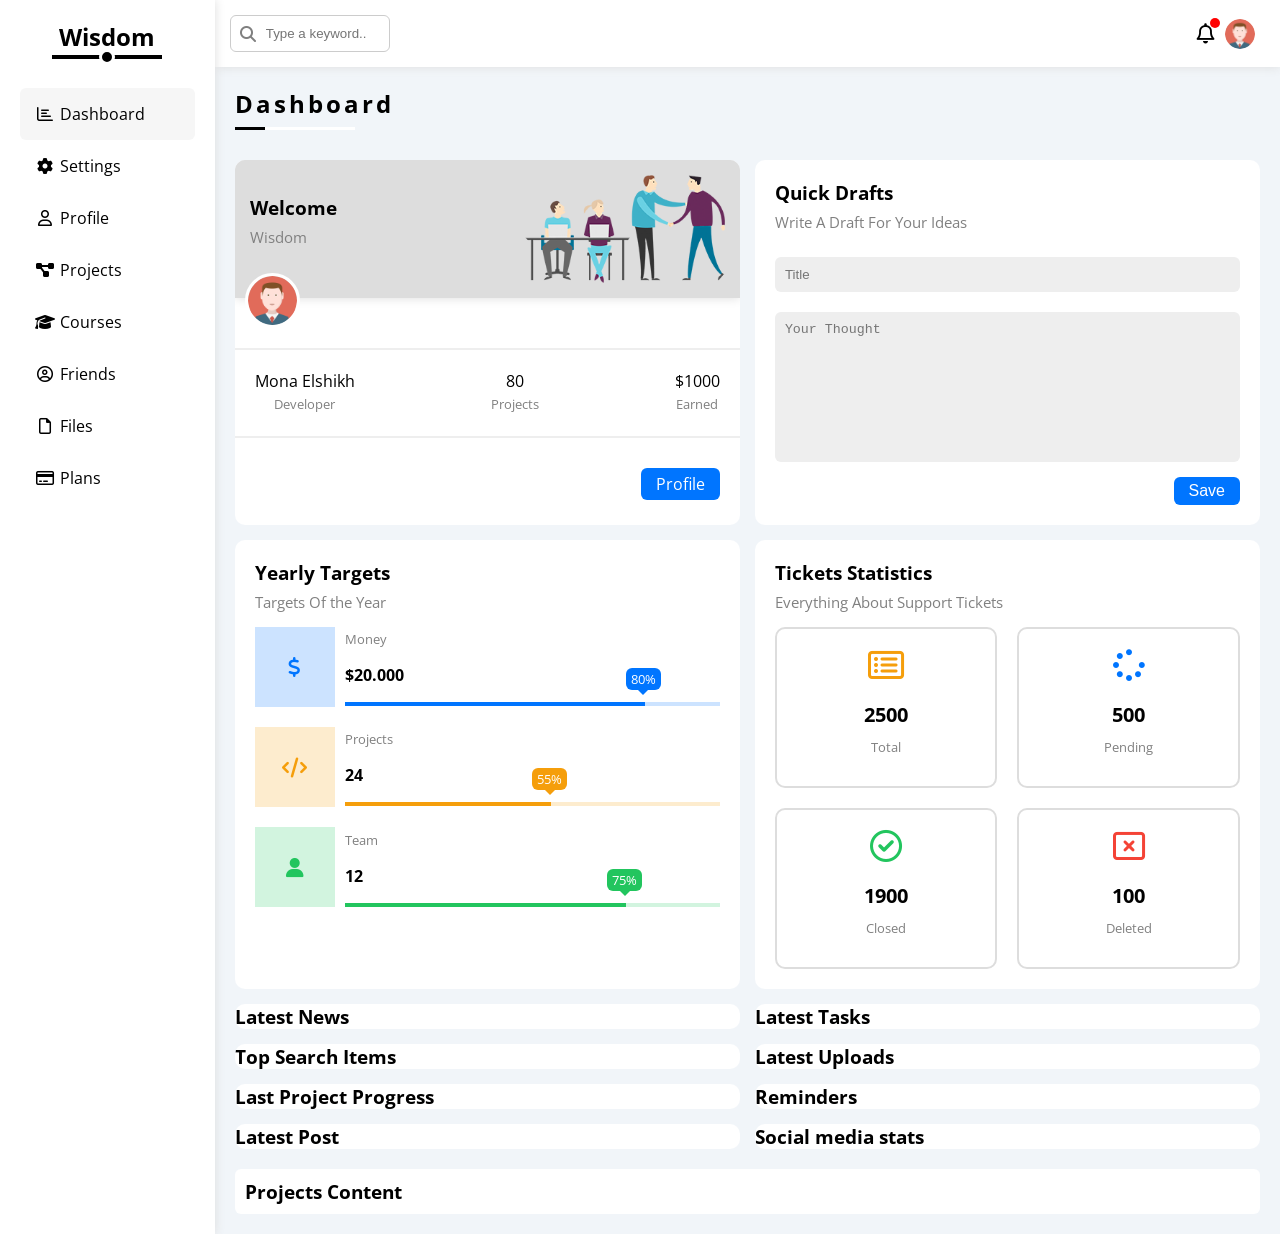
<file: index.html>
<!doctype html>
<html lang="en">
  <head>
    <meta charset="UTF-8" />
    <meta name="viewport" content="width=device-width, initial-scale=1.0" />
    <title>Dashboard</title>
    <link rel="stylesheet" href="css/all.min.css" />
    <link rel="stylesheet" href="css/dashboard.css" />
    <link rel="preconnect" href="https://fonts.googleapis.com" />
    <link rel="preconnect" href="https://fonts.gstatic.com" crossorigin />
    <link
      href="https://fonts.googleapis.com/css2?family=Open+Sans:wght@300;500&display=swap"
      rel="stylesheet"
    />
  </head>
  <body>
    <main>
      <aside class="sidebar">
        <h1>Wisdom</h1>
        <nav>
          <ul>
            <li>
              <a class="active" href="index.html">
                <i class="fa-regular fa-chart-bar fa-fw"></i>
                <span>Dashboard</span>
              </a>
            </li>
            <li>
              <a href="settings.html">
                <i class="fa-solid fa-gear fa-fw"></i>
                <span>Settings</span>
              </a>
            </li>
            <li>
              <a href="profile.html">
                <i class="fa-regular fa-user fa-fw"></i>
                <span>Profile</span>
              </a>
            </li>
            <li>
              <a href="projects.html">
                <i class="fa-solid fa-diagram-project fa-fw"></i>
                <span>Projects</span>
              </a>
            </li>
            <li>
              <a href="courses.html">
                <i class="fa-solid fa-graduation-cap fa-fw"></i>
                <span>Courses</span>
              </a>
            </li>
            <li>
              <a href="friends.html">
                <i class="fa-regular fa-circle-user fa-fw"></i>
                <span>Friends</span>
              </a>
            </li>
            <li>
              <a href="files.html">
                <i class="fa-regular fa-file fa-fw"></i>
                <span>Files</span>
              </a>
            </li>
            <li>
              <a href="plans.html">
                <i class="fa-regular fa-credit-card fa-fw"></i>
                <span>Plans</span>
              </a>
            </li>
          </ul>
        </nav>
      </aside>
      <section class="content">
        <header>
          <div class="search">
            <input type="search" placeholder="Type a keyword..." />
          </div>
          <div class="icons">
            <span class="notification">
              <i class="fa-regular fa-bell fa-lg"></i>
            </span>
            <img src="imgs/avatar.png" alt="avatar" />
          </div>
        </header>
        <h2>Dashboard</h2>
        <section class="cards d-grid">
          <section class="card welcome">
            <header>
              <div>
                <h3>Welcome</h3>
                <p class="title">Wisdom</p>
              </div>
              <img src="imgs/welcome.png" alt="welcome" />
            </header>
            <img src="imgs/avatar.png" alt="avatar" />
            <div class="info">
              <div class="data">
                Mona Elshikh
                <p class="sub-title">Developer</p>
              </div>
              <div class="data">
                80
                <p class="sub-title">Projects</p>
              </div>
              <div class="data">
                $1000
                <p class="sub-title">Earned</p>
              </div>
            </div>
            <footer>
              <a class="btn btn-prim" href="profile.html">Profile</a>
            </footer>
          </section>
          <section class="card quick">
            <div>
              <h3>Quick Drafts</h3>
              <p class="title">Write A Draft For Your Ideas</p>
            </div>
            <form>
              <input type="text" name="title" placeholder="Title" />
              <textarea name="details" placeholder="Your Thought"></textarea>
              <input type="submit" value="Save" class="btn btn-prim" />
            </form>
          </section>
          <section class="card targets">
            <div>
              <h3>Yearly Targets</h3>
              <p class="title">Targets Of the Year</p>
            </div>
            <div class="info">
              <div class="sign center-flex">
                <i class="fa-solid fa-dollar-sign fa-lg"></i>
              </div>
              <div class="details">
                <p class="sub-title">Money</p>
                <p>$20.000</p>
                <div class="progress">
                  <span><span>80%</span></span>
                </div>
              </div>
            </div>
            <div class="info">
              <div class="sign center-flex">
                <i class="fa-solid fa-code fa-lg c-orange"></i>
              </div>
              <div class="details">
                <p class="sub-title">Projects</p>
                <p>24</p>
                <div class="progress">
                  <span><span>55%</span></span>
                </div>
              </div>
            </div>
            <div class="info center-flex">
              <div class="sign center-flex">
                <i class="fa-solid fa-user fa-lg c-green"></i>
              </div>
              <div class="details">
                <p class="sub-title">Team</p>
                <p>12</p>
                <div class="progress">
                  <span><span>75%</span></span>
                </div>
              </div>
            </div>
          </section>
          <section class="card statistics">
            <h3>Tickets Statistics</h3>
            <p class="title">Everything About Support Tickets</p>
            <div class="tickets">
              <div class="ticket">
                <i class="fa-regular fa-rectangle-list fa-2x"></i>
                <p>2500</p>
                <p class="sub-title">Total</p>
              </div>
              <div class="ticket">
                <i class="fa-solid fa-spinner fa-2x"></i>
                <p>500</p>
                <p class="sub-title">Pending</p>
              </div>
              <div class="ticket">
                <i class="fa-regular fa-circle-check fa-2x"></i>
                <p>1900</p>
                <p class="sub-title">Closed</p>
              </div>
              <div class="ticket">
                <i class="fa-regular fa-rectangle-xmark fa-2x"></i>
                <p>100</p>
                <p class="sub-title">Deleted</p>
              </div>
            </div>
          </section>
          <section class="card"><h3>Latest News</h3></section>
          <section class="card"><h3>Latest Tasks</h3></section>
          <section class="card"><h3>Top Search Items</h3></section>
          <section class="card"><h3>Latest Uploads</h3></section>
          <section class="card"><h3>Last Project Progress</h3></section>
          <section class="card"><h3>Reminders</h3></section>
          <section class="card"><h3>Latest Post</h3></section>
          <section class="card"><h3>Social media stats</h3></section>
        </section>
        <section class="projects"><h3>Projects Content</h3></section>
      </section>
    </main>
  </body>
</html>
</file>
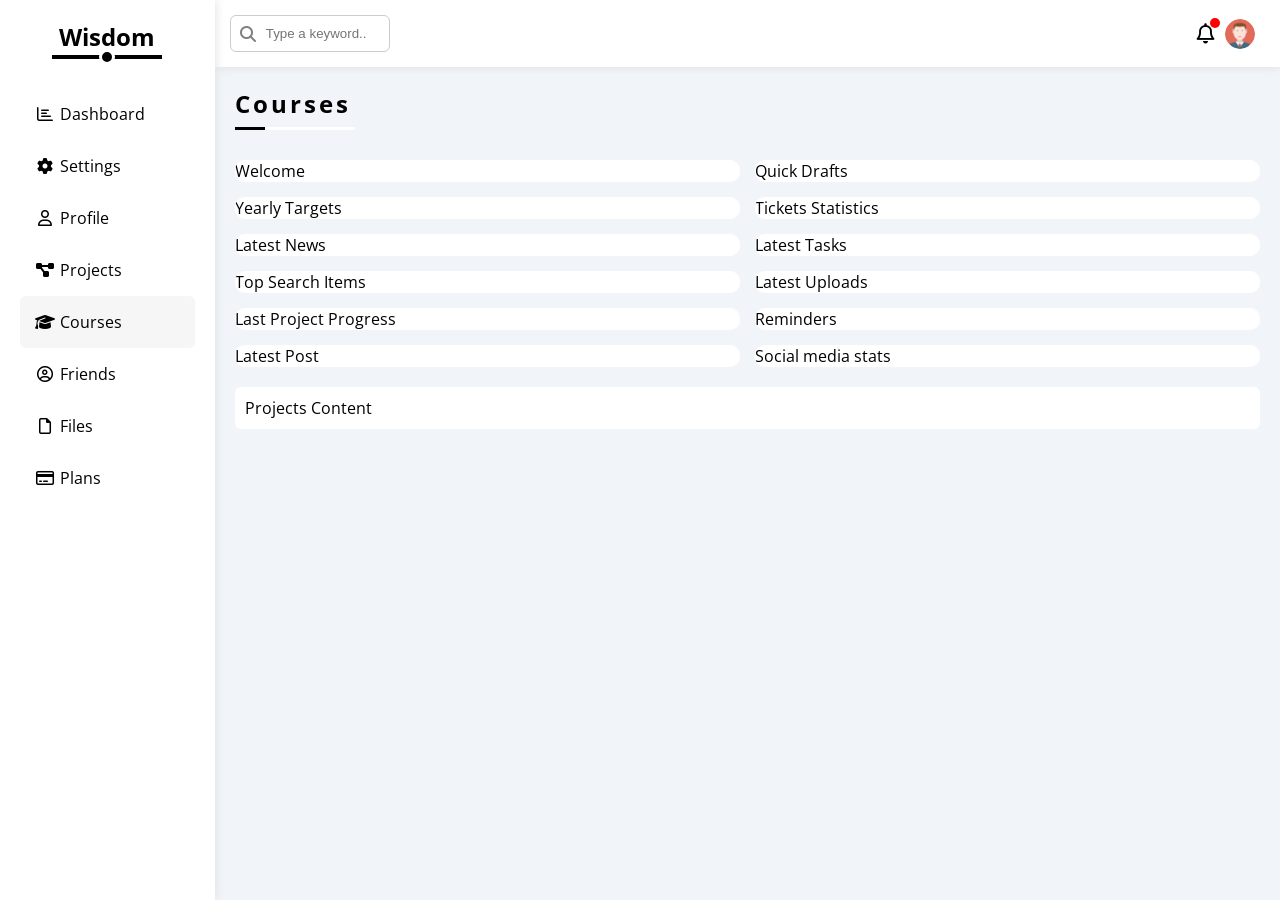
<file: courses.html>
<!DOCTYPE html>
<html lang="en">
<head>
    <meta charset="UTF-8">
    <meta name="viewport" content="width=device-width, initial-scale=1.0">
    <title>Courses</title>
    <link rel="stylesheet" href="css/all.min.css" />
    <link rel="stylesheet" href="css/dashboard.css" />
    <link rel="preconnect" href="https://fonts.googleapis.com" />
    <link rel="preconnect" href="https://fonts.gstatic.com" crossorigin />
    <link href="https://fonts.googleapis.com/css2?family=Open+Sans:wght@300;500&display=swap" rel="stylesheet" />
</head>
<body>
         <main>
        <aside class="sidebar"> 
            <h1>Wisdom</h1>    
            <ul>
                <li>
                    <a  href="index.html">
                        <i class="fa-regular fa-chart-bar fa-fw"></i>
                        <span>Dashboard</span>
                    </a>
                </li>
                <li>
                    <a href="settings.html">
                    <i class="fa-solid fa-gear fa-fw"></i>
                    <span>Settings</span>
                    </a>
                </li>
                <li>
                    <a  href="profile.html">
                    <i class="fa-regular fa-user fa-fw"></i>
                    <span>Profile</span>
                    </a>
                </li>
                <li>
                    <a  href="projects.html">
                    <i class="fa-solid fa-diagram-project fa-fw"></i>
                    <span>Projects</span>
                    </a>
                </li>
                <li>
                    <a class="active" href="courses.html">
                    <i class="fa-solid fa-graduation-cap fa-fw"></i>
                    <span>Courses</span>
                    </a>
                </li>
                <li>
                    <a href="friends.html">
                    <i class="fa-regular fa-circle-user fa-fw"></i>
                    <span>Friends</span>
                    </a>
                </li>
                <li>
                    <a href="files.html">
                    <i class="fa-regular fa-file fa-fw"></i>
                    <span>Files</span>
                    </a>
                </li>
                <li>
                    <a href="plans.html">
                    <i class="fa-regular fa-credit-card fa-fw"></i>
                    <span>Plans</span>
                    </a>
                </li>
            </ul>
        </aside>
        <section class="content"> 
            <header>
                <section class="search"><input type="search" placeholder="Type a keyword..."></section>
                <section class="icons">  
                    <span class="notification">
                        <i class="fa-regular fa-bell fa-lg"></i>
                    </span>
                    <img src="imgs/avatar.png" alt="avatar" /></section>
            </header>
            <h2>Courses</h2>
            <section class="cards d-grid">
                <section class="card">Welcome</section>
                <section class="card">Quick Drafts</section>
                <section class="card">Yearly Targets</section>
                <section class="card">Tickets Statistics</section>
                <section class="card">Latest News</section>
                <section class="card">Latest Tasks</section>
                <section class="card">Top Search Items</section>
                <section class="card">Latest Uploads</section>
                <section class="card">Last Project Progress</section>
                <section class="card">Reminders</section>
                <section class="card">Latest Post</section>
                <section class="card">Social media stats</section>
            </section>
            <section class="projects">Projects Content</section>
        </section>
    </main>
</body>
</html>
</file>
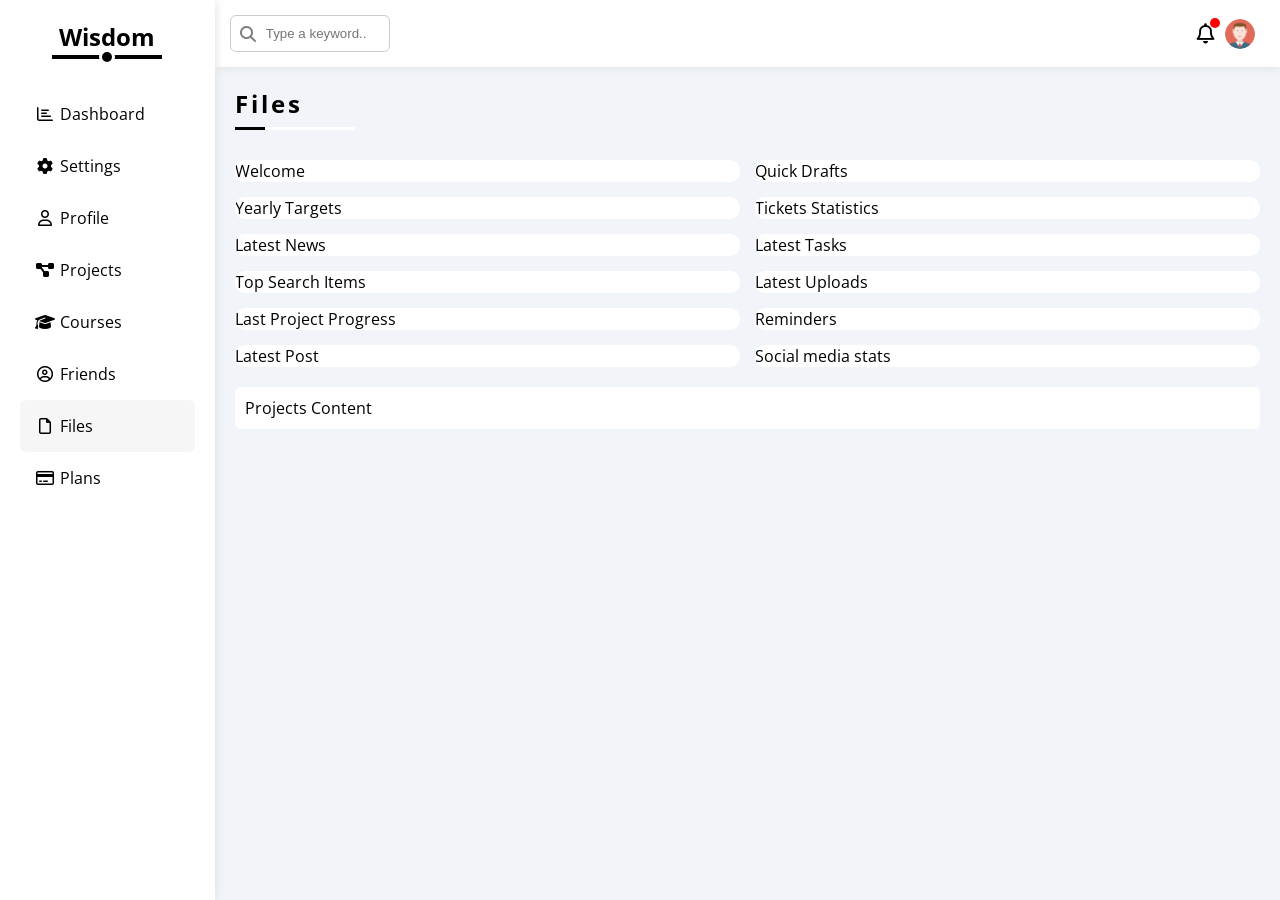
<file: files.html>
<!DOCTYPE html>
<html lang="en">
<head>
    <meta charset="UTF-8">
    <meta name="viewport" content="width=device-width, initial-scale=1.0">
    <title>Files</title>
    <link rel="stylesheet" href="css/all.min.css" />
    <link rel="stylesheet" href="css/dashboard.css" />
    <link rel="preconnect" href="https://fonts.googleapis.com" />
    <link rel="preconnect" href="https://fonts.gstatic.com" crossorigin />
    <link href="https://fonts.googleapis.com/css2?family=Open+Sans:wght@300;500&display=swap" rel="stylesheet" />
</head>
<body>
    <main>
            <aside class="sidebar"> 
                <h1>Wisdom</h1>    
                <ul>
                    <li>
                        <a  href="index.html">
                            <i class="fa-regular fa-chart-bar fa-fw"></i>
                            <span>Dashboard</span>
                        </a>
                    </li>
                    <li>
                        <a  href="settings.html">
                        <i class="fa-solid fa-gear fa-fw"></i>
                        <span>Settings</span>
                        </a>
                    </li>
                    <li>
                        <a  href="profile.html">
                        <i class="fa-regular fa-user fa-fw"></i>
                        <span>Profile</span>
                        </a>
                    </li>
                    <li>
                        <a  href="projects.html">
                        <i class="fa-solid fa-diagram-project fa-fw"></i>
                        <span>Projects</span>
                        </a>
                    </li>
                    <li>
                        <a  href="courses.html">
                        <i class="fa-solid fa-graduation-cap fa-fw"></i>
                        <span>Courses</span>
                        </a>
                    </li>
                    <li>
                        <a  href="friends.html">
                        <i class="fa-regular fa-circle-user fa-fw"></i>
                        <span>Friends</span>
                        </a>
                    </li>
                    <li>
                        <a class="active" href="files.html">
                        <i class="fa-regular fa-file fa-fw"></i>
                        <span>Files</span>
                        </a>
                    </li>
                    <li>
                        <a  href="plans.html">
                        <i class="fa-regular fa-credit-card fa-fw"></i>
                        <span>Plans</span>
                        </a>
                    </li>
                </ul>
            </aside>
            <section class="content"> 
                <header>
                    <section class="search"><input type="search" placeholder="Type a keyword..."></section>
                    <section class="icons">  
                        <span class="notification">
                            <i class="fa-regular fa-bell fa-lg"></i>
                        </span>
                        <img src="imgs/avatar.png" alt="avatar" /></section>
                </header>
                <h2>Files</h2>
                <section class="cards d-grid">
                    <section class="card">Welcome</section>
                    <section class="card">Quick Drafts</section>
                    <section class="card">Yearly Targets</section>
                    <section class="card">Tickets Statistics</section>
                    <section class="card">Latest News</section>
                    <section class="card">Latest Tasks</section>
                    <section class="card">Top Search Items</section>
                    <section class="card">Latest Uploads</section>
                    <section class="card">Last Project Progress</section>
                    <section class="card">Reminders</section>
                    <section class="card">Latest Post</section>
                    <section class="card">Social media stats</section>
                </section>
                <section class="projects">Projects Content</section>
            </section>
    </main>
</body>
</html>
</file>
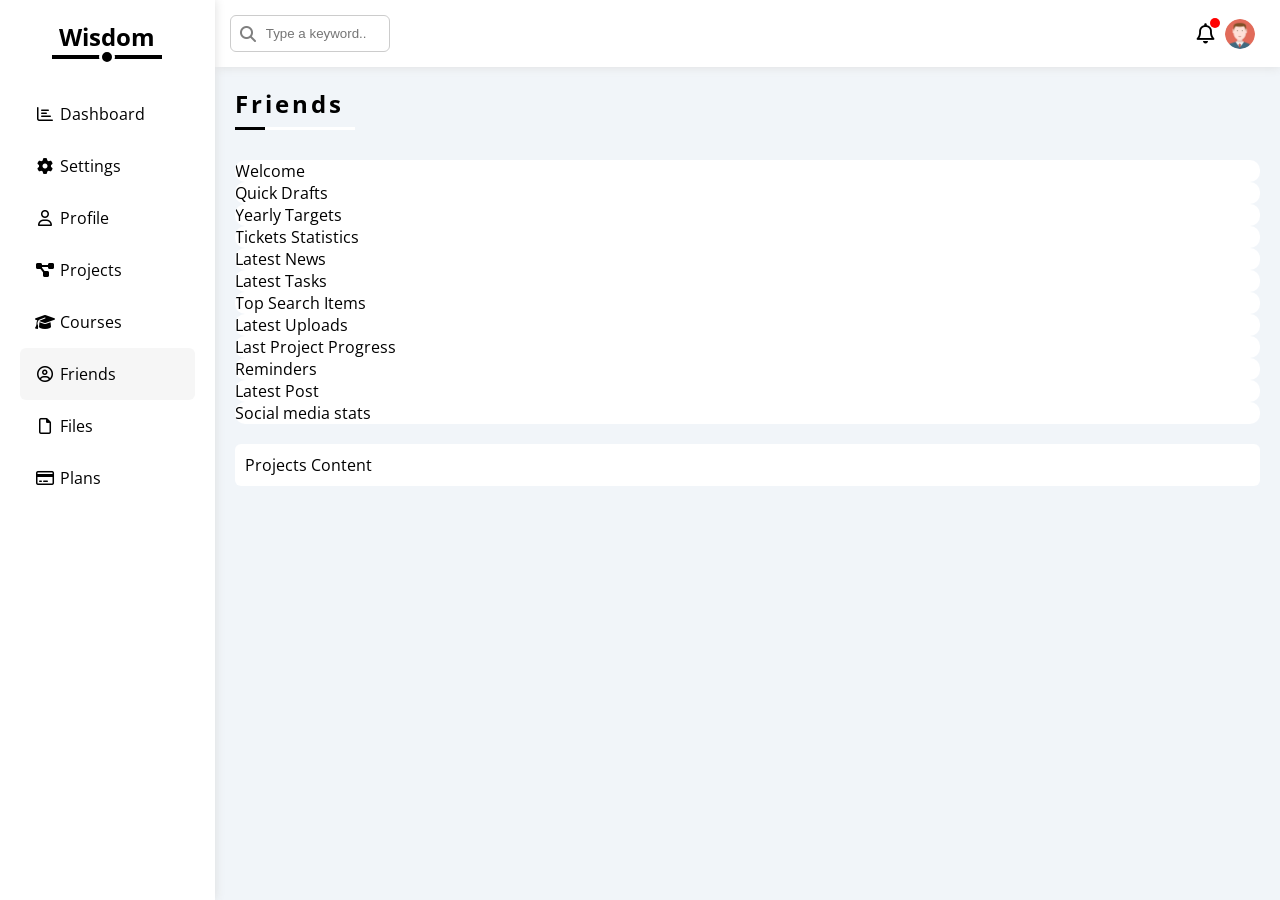
<file: friends.html>
<!DOCTYPE html>
<html lang="en">
<head>
    <meta charset="UTF-8">
    <meta name="viewport" content="width=device-width, initial-scale=1.0">
    <title>Friends</title>
    <link rel="stylesheet" href="css/all.min.css" />
    <link rel="stylesheet" href="css/dashboard.css" />
    <link rel="preconnect" href="https://fonts.googleapis.com" />
    <link rel="preconnect" href="https://fonts.gstatic.com" crossorigin />
    <link href="https://fonts.googleapis.com/css2?family=Open+Sans:wght@300;500&display=swap" rel="stylesheet" />
</head>
<body>
     <main>
        <aside class="sidebar"> 
            <h1>Wisdom</h1>    
            <ul>
                <li>
                    <a  href="index.html">
                        <i class="fa-regular fa-chart-bar fa-fw"></i>
                        <span>Dashboard</span>
                    </a>
                </li>
                <li>
                    <a  href="settings.html">
                    <i class="fa-solid fa-gear fa-fw"></i>
                    <span>Settings</span>
                    </a>
                </li>
                <li>
                    <a  href="profile.html">
                    <i class="fa-regular fa-user fa-fw"></i>
                    <span>Profile</span>
                    </a>
                </li>
                <li>
                    <a  href="projects.html">
                    <i class="fa-solid fa-diagram-project fa-fw"></i>
                    <span>Projects</span>
                    </a>
                </li>
                <li>
                    <a  href="courses.html">
                    <i class="fa-solid fa-graduation-cap fa-fw"></i>
                    <span>Courses</span>
                    </a>
                </li>
                <li>
                    <a class="active"  href="friends.html">
                    <i class="fa-regular fa-circle-user fa-fw"></i>
                    <span>Friends</span>
                    </a>
                </li>
                <li>
                    <a  href="files.html">
                    <i class="fa-regular fa-file fa-fw"></i>
                    <span>Files</span>
                    </a>
                </li>
                <li>
                    <a  href="plans.html">
                    <i class="fa-regular fa-credit-card fa-fw"></i>
                    <span>Plans</span>
                    </a>
                </li>
            </ul>
        </aside>
        <section class="content"> 
            <header>
                <section class="search"><input type="search" placeholder="Type a keyword..."></section>
                <section class="icons">  
                    <span class="notification">
                        <i class="fa-regular fa-bell fa-lg"></i>
                    </span>
                    <img src="imgs/avatar.png" alt="avatar" /></section>
            </header>
            <h2>Friends</h2>
            <section class="cards">
                <section class="card">Welcome</section>
                <section class="card">Quick Drafts</section>
                <section class="card">Yearly Targets</section>
                <section class="card">Tickets Statistics</section>
                <section class="card">Latest News</section>
                <section class="card">Latest Tasks</section>
                <section class="card">Top Search Items</section>
                <section class="card">Latest Uploads</section>
                <section class="card">Last Project Progress</section>
                <section class="card">Reminders</section>
                <section class="card">Latest Post</section>
                <section class="card">Social media stats</section>
            </section>
            <section class="projects">Projects Content</section>
        </section>
    </main>
</body>
</html>
</file>
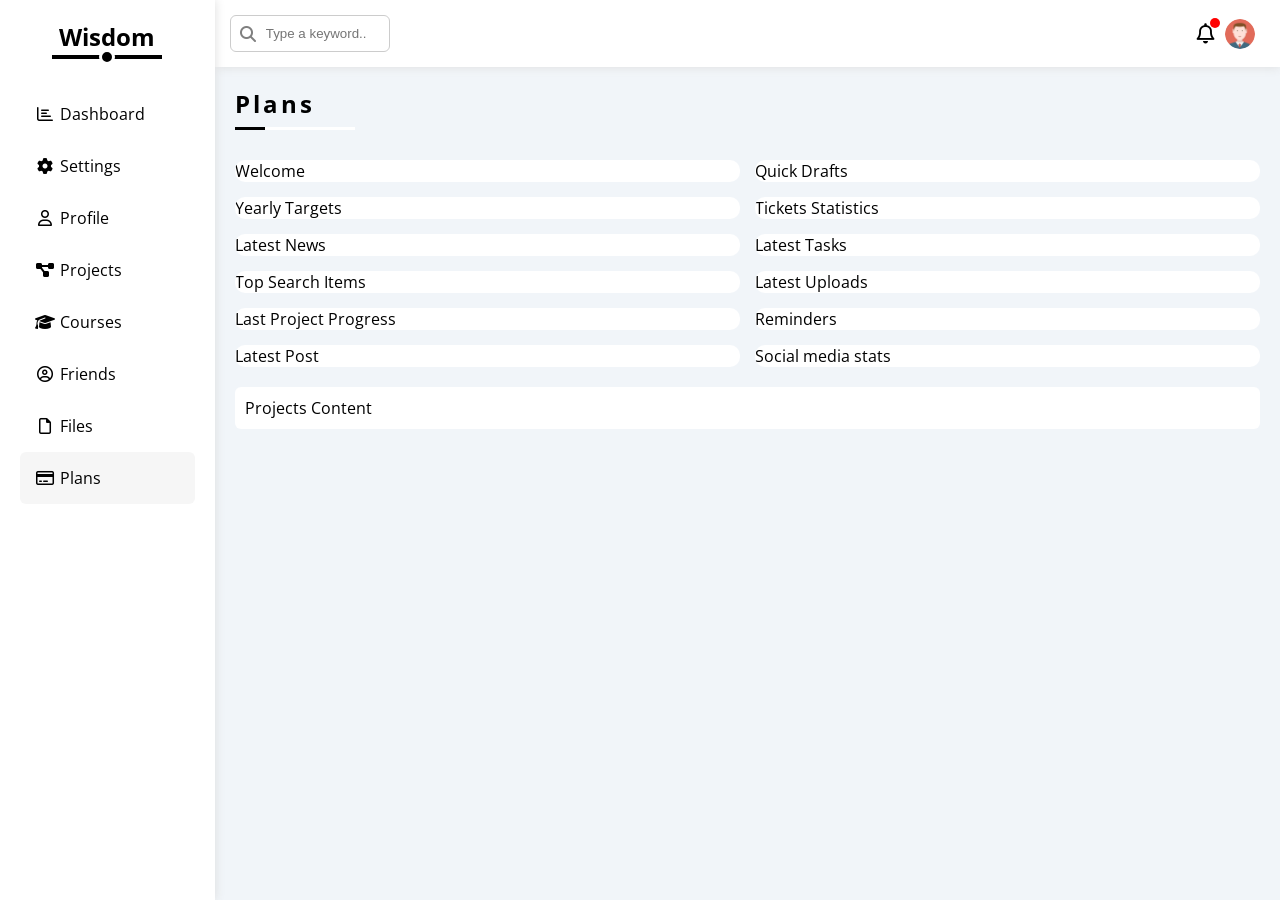
<file: plans.html>
<!DOCTYPE html>
<html lang="en">
<head>
    <meta charset="UTF-8">
    <meta name="viewport" content="width=device-width, initial-scale=1.0">
    <title>Plans</title>
    <link rel="stylesheet" href="css/all.min.css" />
    <link rel="stylesheet" href="css/dashboard.css" />
    <link rel="preconnect" href="https://fonts.googleapis.com" />
    <link rel="preconnect" href="https://fonts.gstatic.com" crossorigin />
    <link href="https://fonts.googleapis.com/css2?family=Open+Sans:wght@300;500&display=swap" rel="stylesheet" />
</head>
<body>
     <main>
        <aside class="sidebar"> 
            <h1>Wisdom</h1>    
            <ul>
                <li>
                    <a  href="index.html">
                        <i class="fa-regular fa-chart-bar fa-fw"></i>
                        <span>Dashboard</span>
                    </a>
                </li>
                <li>
                    <a  href="settings.html">
                    <i class="fa-solid fa-gear fa-fw"></i>
                    <span>Settings</span>
                    </a>
                </li>
                <li>
                    <a  href="profile.html">
                    <i class="fa-regular fa-user fa-fw"></i>
                    <span>Profile</span>
                    </a>
                </li>
                <li>
                    <a  href="projects.html">
                    <i class="fa-solid fa-diagram-project fa-fw"></i>
                    <span>Projects</span>
                    </a>
                </li>
                <li>
                    <a  href="courses.html">
                    <i class="fa-solid fa-graduation-cap fa-fw"></i>
                    <span>Courses</span>
                    </a>
                </li>
                <li>
                    <a   href="friends.html">
                    <i class="fa-regular fa-circle-user fa-fw"></i>
                    <span>Friends</span>
                    </a>
                </li>
                <li>
                    <a  href="files.html">
                    <i class="fa-regular fa-file fa-fw"></i>
                    <span>Files</span>
                    </a>
                </li>
                <li>
                    <a  class="active" href="plans.html">
                    <i class="fa-regular fa-credit-card fa-fw"></i>
                    <span>Plans</span>
                    </a>
                </li>
            </ul>
        </aside>
        <section class="content"> 
            <header>
                <section class="search"><input type="search" placeholder="Type a keyword..."></section>
                <section class="icons">  
                    <span class="notification">
                        <i class="fa-regular fa-bell fa-lg"></i>
                    </span>
                    <img src="imgs/avatar.png" alt="avatar" /></section>
            </header>
            <h2>Plans</h2>
            <section class="cards d-grid">
                <section class="card">Welcome</section>
                <section class="card">Quick Drafts</section>
                <section class="card">Yearly Targets</section>
                <section class="card">Tickets Statistics</section>
                <section class="card">Latest News</section>
                <section class="card">Latest Tasks</section>
                <section class="card">Top Search Items</section>
                <section class="card">Latest Uploads</section>
                <section class="card">Last Project Progress</section>
                <section class="card">Reminders</section>
                <section class="card">Latest Post</section>
                <section class="card">Social media stats</section>
            </section>
            <section class="projects">Projects Content</section>
        </section>
    </main>
</body>
</html>
</file>
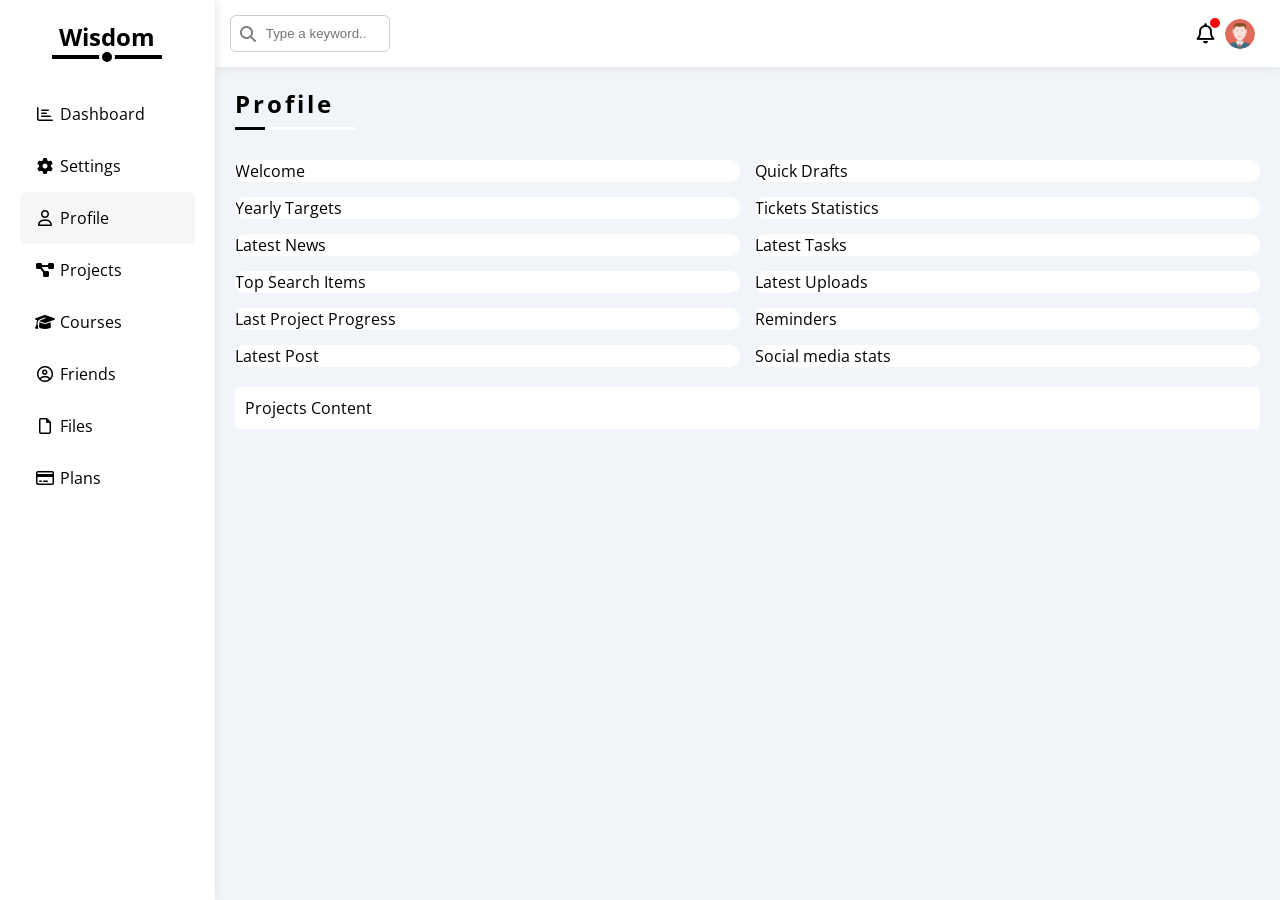
<file: profile.html>
<!DOCTYPE html>
<html lang="en">
<head>
    <meta charset="UTF-8">
    <meta name="viewport" content="width=device-width, initial-scale=1.0">
    <title>Profile</title>
    <link rel="stylesheet" href="css/all.min.css" />
    <link rel="stylesheet" href="css/dashboard.css" />
    <link rel="preconnect" href="https://fonts.googleapis.com" />
    <link rel="preconnect" href="https://fonts.gstatic.com" crossorigin />
    <link href="https://fonts.googleapis.com/css2?family=Open+Sans:wght@300;500&display=swap" rel="stylesheet" />
</head>
<body>
    <main>
        <aside class="sidebar"> 
            <h1>Wisdom</h1>    
            <ul>
                <li>
                    <a  href="index.html">
                        <i class="fa-regular fa-chart-bar fa-fw"></i>
                        <span>Dashboard</span>
                    </a>
                </li>
                <li>
                    <a  href="settings.html">
                    <i class="fa-solid fa-gear fa-fw"></i>
                    <span>Settings</span>
                    </a>
                </li>
                <li>
                    <a class="active"  href="profile.html">
                    <i class="fa-regular fa-user fa-fw"></i>
                    <span>Profile</span>
                    </a>
                </li>
                <li>
                    <a href="projects.html">
                    <i class="fa-solid fa-diagram-project fa-fw"></i>
                    <span>Projects</span>
                    </a>
                </li>
                <li>
                    <a  href="courses.html">
                    <i class="fa-solid fa-graduation-cap fa-fw"></i>
                    <span>Courses</span>
                    </a>
                </li>
                <li>
                    <a   href="friends.html">
                    <i class="fa-regular fa-circle-user fa-fw"></i>
                    <span>Friends</span>
                    </a>
                </li>
                <li>
                    <a  href="files.html">
                    <i class="fa-regular fa-file fa-fw"></i>
                    <span>Files</span>
                    </a>
                </li>
                <li>
                    <a  href="plans.html">
                    <i class="fa-regular fa-credit-card fa-fw"></i>
                    <span>Plans</span>
                    </a>
                </li>
            </ul>
        </aside>
        <section class="content"> 
            <header>
                <section class="search"><input type="search" placeholder="Type a keyword..."></section>
                <section class="icons">  
                    <span class="notification">
                        <i class="fa-regular fa-bell fa-lg"></i>
                    </span>
                    <img src="imgs/avatar.png" alt="avatar" /></section>
            </header>
            <h2>Profile</h2>
            <section class="cards d-grid">
                <section class="card">Welcome</section>
                <section class="card">Quick Drafts</section>
                <section class="card">Yearly Targets</section>
                <section class="card">Tickets Statistics</section>
                <section class="card">Latest News</section>
                <section class="card">Latest Tasks</section>
                <section class="card">Top Search Items</section>
                <section class="card">Latest Uploads</section>
                <section class="card">Last Project Progress</section>
                <section class="card">Reminders</section>
                <section class="card">Latest Post</section>
                <section class="card">Social media stats</section>
            </section>
            <section class="projects">Projects Content</section>
        </section>
    </main>
</body>
</html>
</file>
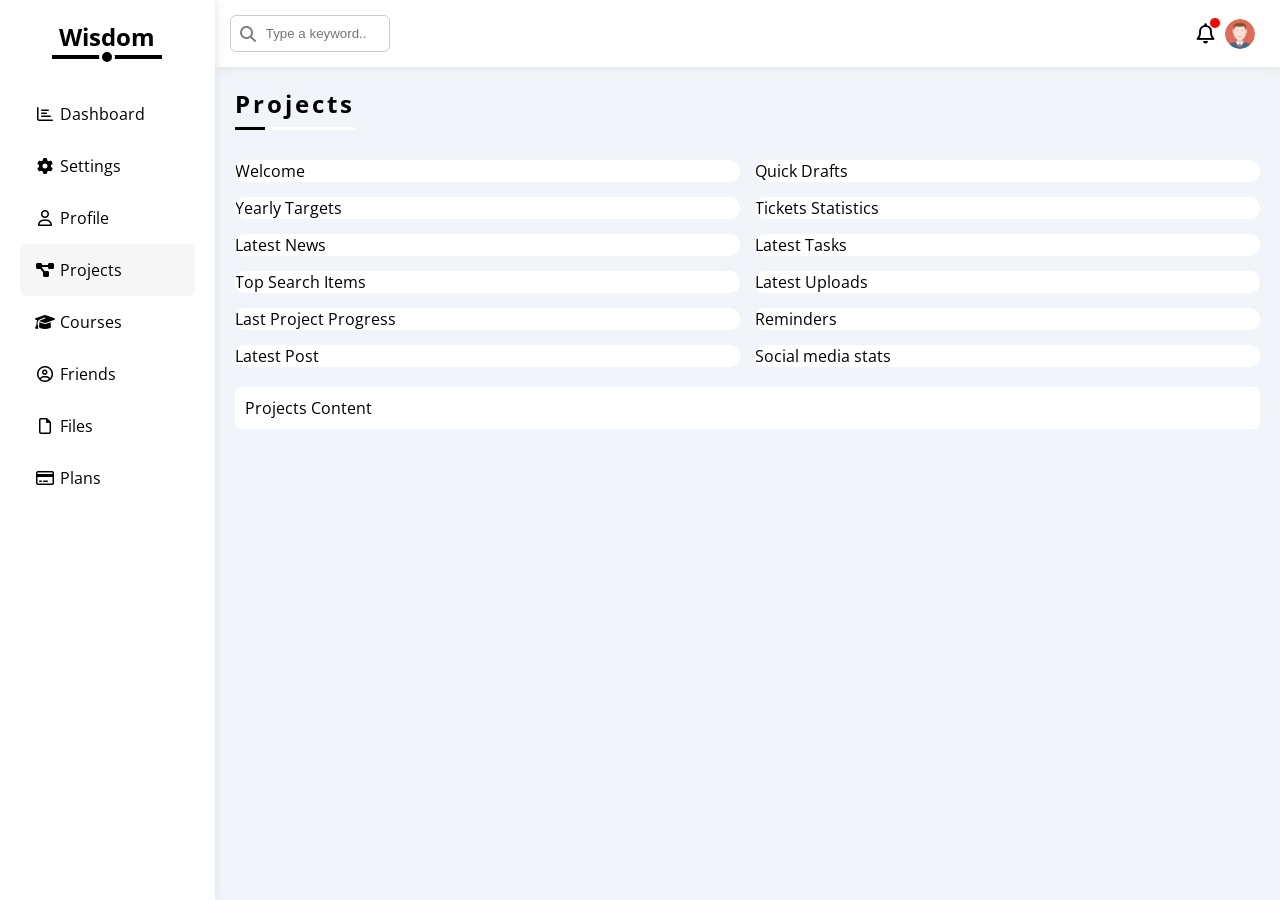
<file: projects.html>
<!DOCTYPE html>
<html lang="en">
<head>
    <meta charset="UTF-8">
    <meta name="viewport" content="width=device-width, initial-scale=1.0">
    <title>Projects</title>
    <link rel="stylesheet" href="css/all.min.css" />
    <link rel="stylesheet" href="css/dashboard.css" />
    <link rel="preconnect" href="https://fonts.googleapis.com" />
    <link rel="preconnect" href="https://fonts.gstatic.com" crossorigin />
    <link href="https://fonts.googleapis.com/css2?family=Open+Sans:wght@300;500&display=swap" rel="stylesheet" />
</head>
<body>
     <main>
        <aside class="sidebar"> 
            <h1>Wisdom</h1>    
            <ul>
                <li>
                    <a  href="index.html">
                        <i class="fa-regular fa-chart-bar fa-fw"></i>
                        <span>Dashboard</span>
                    </a>
                </li>
                <li>
                    <a  href="settings.html">
                    <i class="fa-solid fa-gear fa-fw"></i>
                    <span>Settings</span>
                    </a>
                </li>
                <li>
                    <a  href="profile.html">
                    <i class="fa-regular fa-user fa-fw"></i>
                    <span>Profile</span>
                    </a>
                </li>
                <li>
                    <a class="active" href="projects.html">
                    <i class="fa-solid fa-diagram-project fa-fw"></i>
                    <span>Projects</span>
                    </a>
                </li>
                <li>
                    <a  href="courses.html">
                    <i class="fa-solid fa-graduation-cap fa-fw"></i>
                    <span>Courses</span>
                    </a>
                </li>
                <li>
                    <a   href="friends.html">
                    <i class="fa-regular fa-circle-user fa-fw"></i>
                    <span>Friends</span>
                    </a>
                </li>
                <li>
                    <a  href="files.html">
                    <i class="fa-regular fa-file fa-fw"></i>
                    <span>Files</span>
                    </a>
                </li>
                <li>
                    <a href="plans.html">
                    <i class="fa-regular fa-credit-card fa-fw"></i>
                    <span>Plans</span>
                    </a>
                </li>
            </ul>
        </aside>
        <section class="content"> 
            <header>
                <section class="search"><input type="search" placeholder="Type a keyword..."></section>
                <section class="icons">  
                    <span class="notification">
                        <i class="fa-regular fa-bell fa-lg"></i>
                    </span>
                    <img src="imgs/avatar.png" alt="avatar" /></section>
            </header>
            <h2>Projects</h2>
            <section class="cards d-grid">
                <section class="card">Welcome</section>
                <section class="card">Quick Drafts</section>
                <section class="card">Yearly Targets</section>
                <section class="card">Tickets Statistics</section>
                <section class="card">Latest News</section>
                <section class="card">Latest Tasks</section>
                <section class="card">Top Search Items</section>
                <section class="card">Latest Uploads</section>
                <section class="card">Last Project Progress</section>
                <section class="card">Reminders</section>
                <section class="card">Latest Post</section>
                <section class="card">Social media stats</section>
            </section>
            <section class="projects">Projects Content</section>
        </section>
    </main>
</body>
</html>
</file>
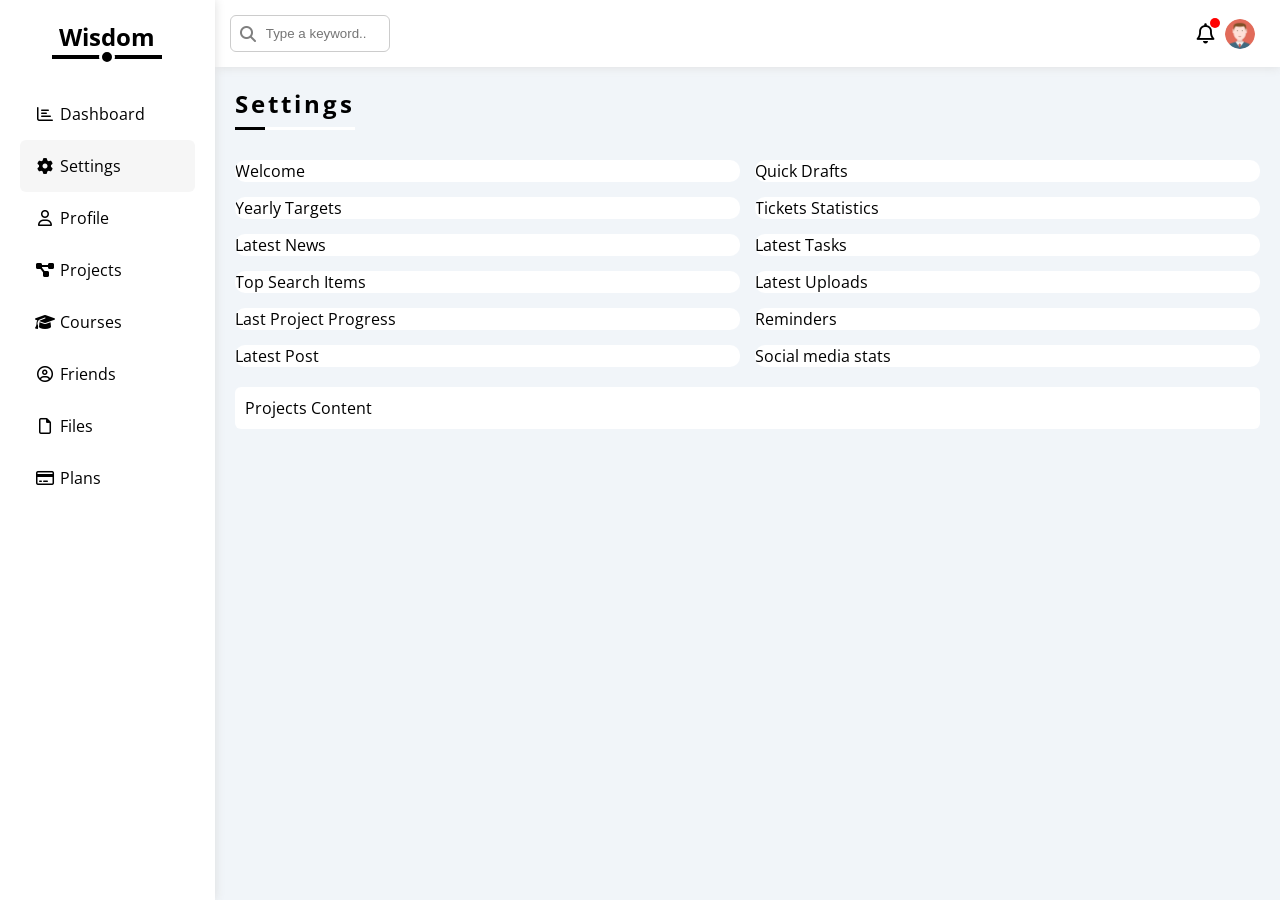
<file: settings.html>
<!DOCTYPE html>
<html lang="en">
<head>
    <meta charset="UTF-8">
    <meta name="viewport" content="width=device-width, initial-scale=1.0">
    <title>Settings</title>
    <link rel="stylesheet" href="css/all.min.css" />
    <link rel="stylesheet" href="css/dashboard.css" />
    <link rel="preconnect" href="https://fonts.googleapis.com" />
    <link rel="preconnect" href="https://fonts.gstatic.com" crossorigin />
    <link href="https://fonts.googleapis.com/css2?family=Open+Sans:wght@300;500&display=swap" rel="stylesheet" />
</head>
<body>
     <main>
        <aside class="sidebar"> 
            <h1>Wisdom</h1>    
            <ul>
                <li>
                    <a  href="index.html">
                        <i class="fa-regular fa-chart-bar fa-fw"></i>
                        <span>Dashboard</span>
                    </a>
                </li>
                <li>
                    <a class="active" href="settings.html">
                    <i class="fa-solid fa-gear fa-fw"></i>
                    <span>Settings</span>
                    </a>
                </li>
                <li>
                    <a  href="profile.html">
                    <i class="fa-regular fa-user fa-fw"></i>
                    <span>Profile</span>
                    </a>
                </li>
                <li>
                    <a  href="projects.html">
                    <i class="fa-solid fa-diagram-project fa-fw"></i>
                    <span>Projects</span>
                    </a>
                </li>
                <li>
                    <a  href="courses.html">
                    <i class="fa-solid fa-graduation-cap fa-fw"></i>
                    <span>Courses</span>
                    </a>
                </li>
                <li>
                    <a   href="friends.html">
                    <i class="fa-regular fa-circle-user fa-fw"></i>
                    <span>Friends</span>
                    </a>
                </li>
                <li>
                    <a  href="files.html">
                    <i class="fa-regular fa-file fa-fw"></i>
                    <span>Files</span>
                    </a>
                </li>
                <li>
                    <a href="plans.html">
                    <i class="fa-regular fa-credit-card fa-fw"></i>
                    <span>Plans</span>
                    </a>
                </li>
            </ul>
        </aside>
        <section class="content"> 
            <header>
                <section class="search"><input type="search" placeholder="Type a keyword..."></section>
                <section class="icons">  
                    <span class="notification">
                        <i class="fa-regular fa-bell fa-lg"></i>
                    </span>
                    <img src="imgs/avatar.png" alt="avatar" /></section>
            </header>
            <h2>Settings</h2>
            <section class="cards d-grid">
                <section class="card">Welcome</section>
                <section class="card">Quick Drafts</section>
                <section class="card">Yearly Targets</section>
                <section class="card">Tickets Statistics</section>
                <section class="card">Latest News</section>
                <section class="card">Latest Tasks</section>
                <section class="card">Top Search Items</section>
                <section class="card">Latest Uploads</section>
                <section class="card">Last Project Progress</section>
                <section class="card">Reminders</section>
                <section class="card">Latest Post</section>
                <section class="card">Social media stats</section>
            </section>
            <section class="projects">Projects Content</section>
        </section>
    </main>
</body>
</html>
</file>
<file: css/dashboard.css>
/* Start Globals */
:root {
  --blue-color: #0075ff;
  --blue-alt-color: #0d69d5;
  --orange-color: #f59e0b;
  --green-color: #22c55e;
  --red-color: #f44336;
  --grey-color: #888;
  --d-flex: flex;
  --align-center: center;
  --p-relative: relative;
  --w-full: 100%;
  --p-10: 10px;
  --p-15: 15px;
  --p-20: 20px;
  --m-20: 20px;
  --mt-0: 0;
  --fs-13: 13px;
  --fs-15: 15px;
  --txt-c: center;
  --rad-6: 6px;
  --rad-10: 10px;
  --c-black: #000;
  --c-white: #fff;
  --bg-white: #fff;
  --main-shadow: rgb(221, 221, 221) 0px 0px 10px;
}
* {
  webkit-box-sizing: border-box;
  moz-box-sizing: border-box;
  box-sizing: border-box;
}
/* End Globals */
/* Start Generals */

html {
  scroll-behavior: smooth;
}
body {
  font-family: "Open Sans", sans-serif;
  margin: 0;
  padding: 0;
}
a {
  text-decoration: none;
}
ul {
  list-style: none;
  margin: 0;
  padding: 0;
}
:focus {
  outline: none;
}
/* The scrollbar itself (width/height) */
::-webkit-scrollbar {
  width: 15px;
}
/* The track (background) */
::-webkit-scrollbar-track {
  background: #f1f1f1;
}
/* The draggable part — this is what you're trying to style */
::-webkit-scrollbar-thumb {
  background: var(--blue-color);
  border-radius: var(--rad-10);
}
/* Thumb on hover */
::-webkit-scrollbar-thumb:hover {
  background: var(--blue-alt-color);
}
main {
  display: var(--d-flex);
  min-height: 100vh;
  background-color: #f1f5f9;
}
h1 {
  font-size: 1.5em;
  text-align: var(--txt-c);
  margin-top: var(--mt-0);
  margin-bottom: 35px;
}
h1::before,
h1::after {
  content: "";
  position: absolute;
  background-color: var(--c-black);
  left: 50%;
  transform: translateX(-50%);
}
h1::before {
  width: 110px;
  height: 4px;
  top: 55px;
}
h1::after {
  width: 10px;
  height: 10px;
  border: 3px solid white;
  border-radius: 50%;
  top: 49px;
}
h3 {
  margin: 0;
}
/* End Generals */
/* Start Components */
.btn {
  padding: 5px 15px;
  border-radius: var(--rad-6);
  border: none;
  font-size: var(--fs-14);
  cursor: pointer;
}
.btn-prim {
  background-color: var(--blue-color);
  color: white;
}
.d-grid {
  display: grid;
  grid-template-columns: repeat(auto-fill, minmax(450px, 1fr));
  gap: 15px;
}
.center-flex {
  display: flex;
  justify-content: center;
  align-items: center;
}
.title,
.sub-title {
  font-weight: normal;
  color: gray;
}
.title {
  font-size: var(--fs-15);
  margin: 7px 0 15px;
}
.sub-title {
  font-size: var(--fs-13);
  margin: 3px 0px;
}
@media (max-width: 768px) {
  .d-grid {
    grid-template-columns: repeat(auto-fill, minmax(250px, 1fr));
    gap: 10px;
  }
}
/* Start Components */
/* Start Header */
header {
  display: var(--d-flex);
  align-items: center;
  justify-content: space-between;
  background-color: var(--bg-white);
  padding: var(--p-15);
  box-shadow: var(--main-shadow);
}
/* Start Header */
/* Start Sidebar */
.sidebar {
  width: 250px;
  padding: var(--p-20);
  position: var(--p-relative);
  background-color: var(--bg-white);
  box-shadow: var(--main-shadow);
}
ul > li > a {
  display: var(--d-flex);
  align-items: var(--align-center);
  padding: var(--p-15);
  color: var(--c-black);
  border-radius: var(--rad-6);
}
ul > li > a span {
  margin-left: 5px;
}
ul > li > a:hover,
ul > li > a.active {
  background-color: #f6f6f6;
}
@media (max-width: 768px) {
  h1 {
    font-size: 0.7rem;
    margin: 15px 0;
  }
  h1::before,
  h1::after {
    display: none;
  }
  .sidebar {
    width: 60px;
    padding: 5px;
  }

  ul > li > a span {
    display: none;
  }
}
/* End Sidebar */
/* Start Content */
.content {
  width: var(--w-full);
  /* overflow: hidden; */
}
.content .search {
  position: relative;
}
.content .search::before {
  content: "\f002";
  position: absolute;
  top: 50%;
  left: 10px;
  transform: translateY(-50%);
  font-family: "Font Awesome 6 Free";
  font-weight: 900;
  font-size: var(--fs-14);
  color: gray;
}
.content .search input {
  padding: var(--p-10);
  padding-left: 35px;
  width: 160px;
  border: 1px solid #ccc;
  border-radius: var(--rad-6);
  transition: width 0.3s ease;
}
.content .search input:focus {
  width: 200px;
  box-shadow: var(--main-shadow);
}
.content .search input:focus::placeholder {
  opacity: 0;
}
.content .icons {
  position: var(--p-relative);
  display: var(--d-flex);
  align-items: var(--align-center);
}
.content .icons .notification {
  position: var(--p-relative);
  cursor: pointer;
}
.content .icons .notification::before {
  content: "";
  position: absolute;
  top: -5px;
  right: -5px;
  width: 10px;
  height: 10px;
  background-color: red;
  border-radius: 50%;
}
.content .icons > img {
  width: 30px;
  height: 30px;
  margin: 0 10px;
  border-radius: 50%;
  cursor: pointer;
}
.content h2 {
  margin: 20px 20px 40px;
  letter-spacing: 3px;
  position: var(--p-relative);
}
.content h2::before,
.content h2::after {
  content: "";
  position: absolute;
  height: 3px;
  bottom: -10px;
  left: 0;
}
.content h2::before {
  background-color: white;
  width: 120px;
}
.content h2::after {
  background-color: var(--c-black);
  width: 30px;
}
.cards {
  margin: 0px 20px 20px 20px;
}
.card {
  background-color: var(--bg-white);
  border-radius: var(--rad-10);
  overflow: hidden;
}
/* Start Welcome Card */
.welcome > header {
  display: var(--d-flex);
  justify-content: space-between;
  padding: 15px;
  background-color: #ddd;
}
.welcome > header > img {
  width: 200px;
}
.welcome > header + img {
  width: 55px;
  height: 55px;
  border-radius: 50%;
  border: 3px solid white;
  margin-top: -25px;
  margin-left: 10px;
}
.welcome .info {
  display: var(--d-flex);
  justify-content: space-between;
  padding: var(--p-20);
  margin: 15px 0;
  border-top: solid 2px #eee;
  border-bottom: SOLID 2px #eee;
}
.welcome .info .data {
  text-align: var(--txt-c);
}
.welcome > footer {
  padding: var(--p-20);
  text-align: right;
}
.welcome > footer > a:hover {
  background-color: var(--blue-alt-color);
}
/* End Welcome Card */
/* Start Quick Card */
.quick {
  padding: var(--p-20);
}
.quick > form input[type="text"],
textarea {
  width: 100%;
  margin: 10px 0;
  padding: 10px;
  border-radius: var(--rad-6);
  background-color: #eee;
  border: none;
}
.quick > form textarea {
  resize: none;
  min-height: 150px;
}
.quick input[type="text"]:focus,
.quick textarea:focus {
  box-shadow: var(--main-shadow) inset;
}
.quick > form input[type="submit"] {
  float: right;
}
/* End Quick Card */
/* Start targets Card */
.targets {
  padding: var(--p-20);
}
.targets .info {
  display: var(--d-flex);
  gap: 10px;
  margin-bottom: 20px;
}
.targets .info .sign {
  width: 80px;
  height: 80px;
}
.targets .info:nth-child(2) .sign,
.targets .info:nth-child(2) .details .progress {
  background-color: rgb(0 117 255 / 20%);
}
.targets .info:nth-child(2) .sign > i {
  color: var(--blue-color);
}
.targets .info:nth-child(3) .sign,
.targets .info:nth-child(3) .details .progress {
  background-color: rgb(245 158 11 / 20%);
}
.targets .info:nth-child(3) .sign > i {
  color: var(--orange-color);
}
.targets .info:nth-child(4) .sign,
.targets .info:nth-child(4) .details .progress {
  background-color: rgb(34 197 94 / 20%);
}
.targets .info:nth-child(4) .sign > i {
  color: var(--green-color);
}
.targets .info > .details {
  flex: 1;
}
.targets .info > .details p:nth-child(2) {
  font-weight: bold;
  color: black;
}
.targets .info .details .progress {
  position: var(--p-relative);
  height: 4px;
}
.targets .details .progress > span {
  display: block;
  height: 100%;
  position: absolute;
  left: 0;
  top: 0;
  height: 100%;
}
.targets .info:nth-child(2) .details .progress > span {
  width: 80%;
  background-color: var(--blue-color);
}
.targets .info:nth-child(3) .details .progress > span {
  width: 55%;
  background-color: var(--orange-color);
}
.targets .info:nth-child(4) .details .progress > span {
  width: 75%;
  background-color: var(--green-color);
}
.targets .details .progress > span > span {
  position: absolute;
  bottom: 16px;
  right: -16px;
  color: white;
  padding: 2px 5px;
  border-radius: 6px;
  font-size: 13px;
}
.targets .details .progress > span > span::after {
  content: "";
  position: absolute;
  border: solid 5px transparent;
  bottom: -10px;
  left: 50%;
  transform: translateX(-50%);
}
.targets .info:nth-child(2) .details .progress > span > span {
  background-color: var(--blue-color);
}
.targets .info:nth-child(2) .details .progress > span > span::after {
  border-top-color: var(--blue-color);
}
.targets .info:nth-child(3) .details .progress > span > span {
  background-color: var(--orange-color);
}
.targets .info:nth-child(3) .details .progress > span > span::after {
  border-top-color: var(--orange-color);
}
.targets .info:nth-child(4) .details .progress > span > span {
  background-color: var(--green-color);
}
.targets .info:nth-child(4) .details .progress > span > span::after {
  border-top-color: var(--green-color);
}
/* End targets Card */
/* Start Tickets Card */

.statistics {
  padding: var(--p-20);
}
.tickets {
  display: var(--d-flex);
  justify-content: space-around;
  align-items: center;
  flex-wrap: wrap;
  gap: 20px;
}
.ticket {
  padding: 20px;
  width: calc(50% - 10px);
  border: solid 2px #ddd;
  border-radius: var(--rad-10);
  display: flex;
  flex-direction: column;
  justify-content: center;
  align-items: center;
}
.ticket i {
  margin-bottom: var(--m-20);
}
.ticket p {
  margin: 0 0 10px;
}
.ticket p:first-of-type {
  font-weight: bold;
  font-size: 20px;
}
.tickets .ticket:nth-child(1) > i {
  color: var(--orange-color);
}
.tickets .ticket:nth-child(2) > i {
  color: var(--blue-color);
}
.tickets .ticket:nth-child(3) > i {
  color: var(--green-color);
}
.tickets .ticket:nth-child(4) > i {
  color: var(--red-color);
}
/* End Tickets Card */
/* End targets Card */

.projects {
  margin: var(--m-20);
  background-color: var(--bg-white);
  border-radius: var(--rad-6);
  padding: var(--p-10);
}
@media (max-width: 768px) {
  .welcome .card > header,
  .welcome .card div {
    justify-content: center;
    text-align: var(--txt-c);
  }
  .card > header > img {
    display: none;
  }
  .card > header + img {
    margin-left: 50%;
    transform: translateX(-50%);
  }
  .welcome .info {
    flex-direction: column;
    gap: 20px;
    text-align: var(--txt-c);
  }
  .ticket {
    width: 100%;
  }
}
/* End Content */
</file>
